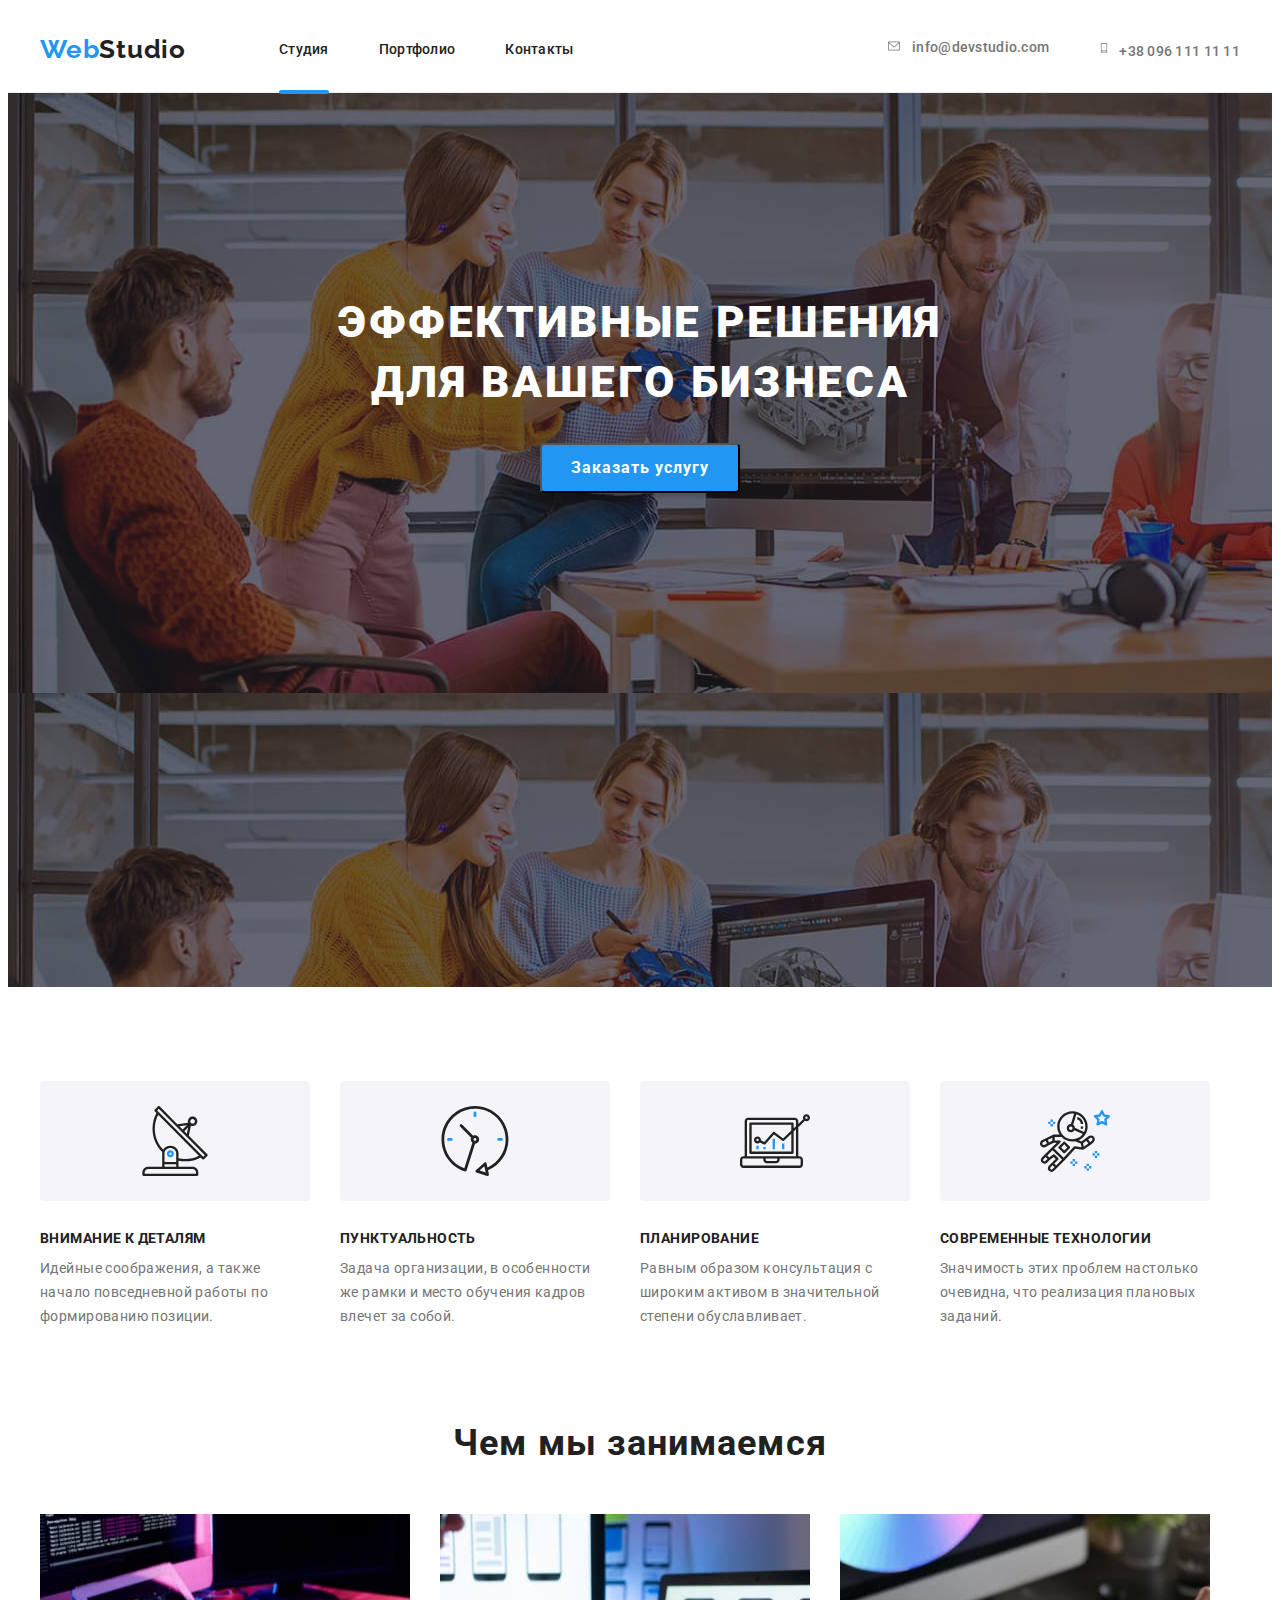
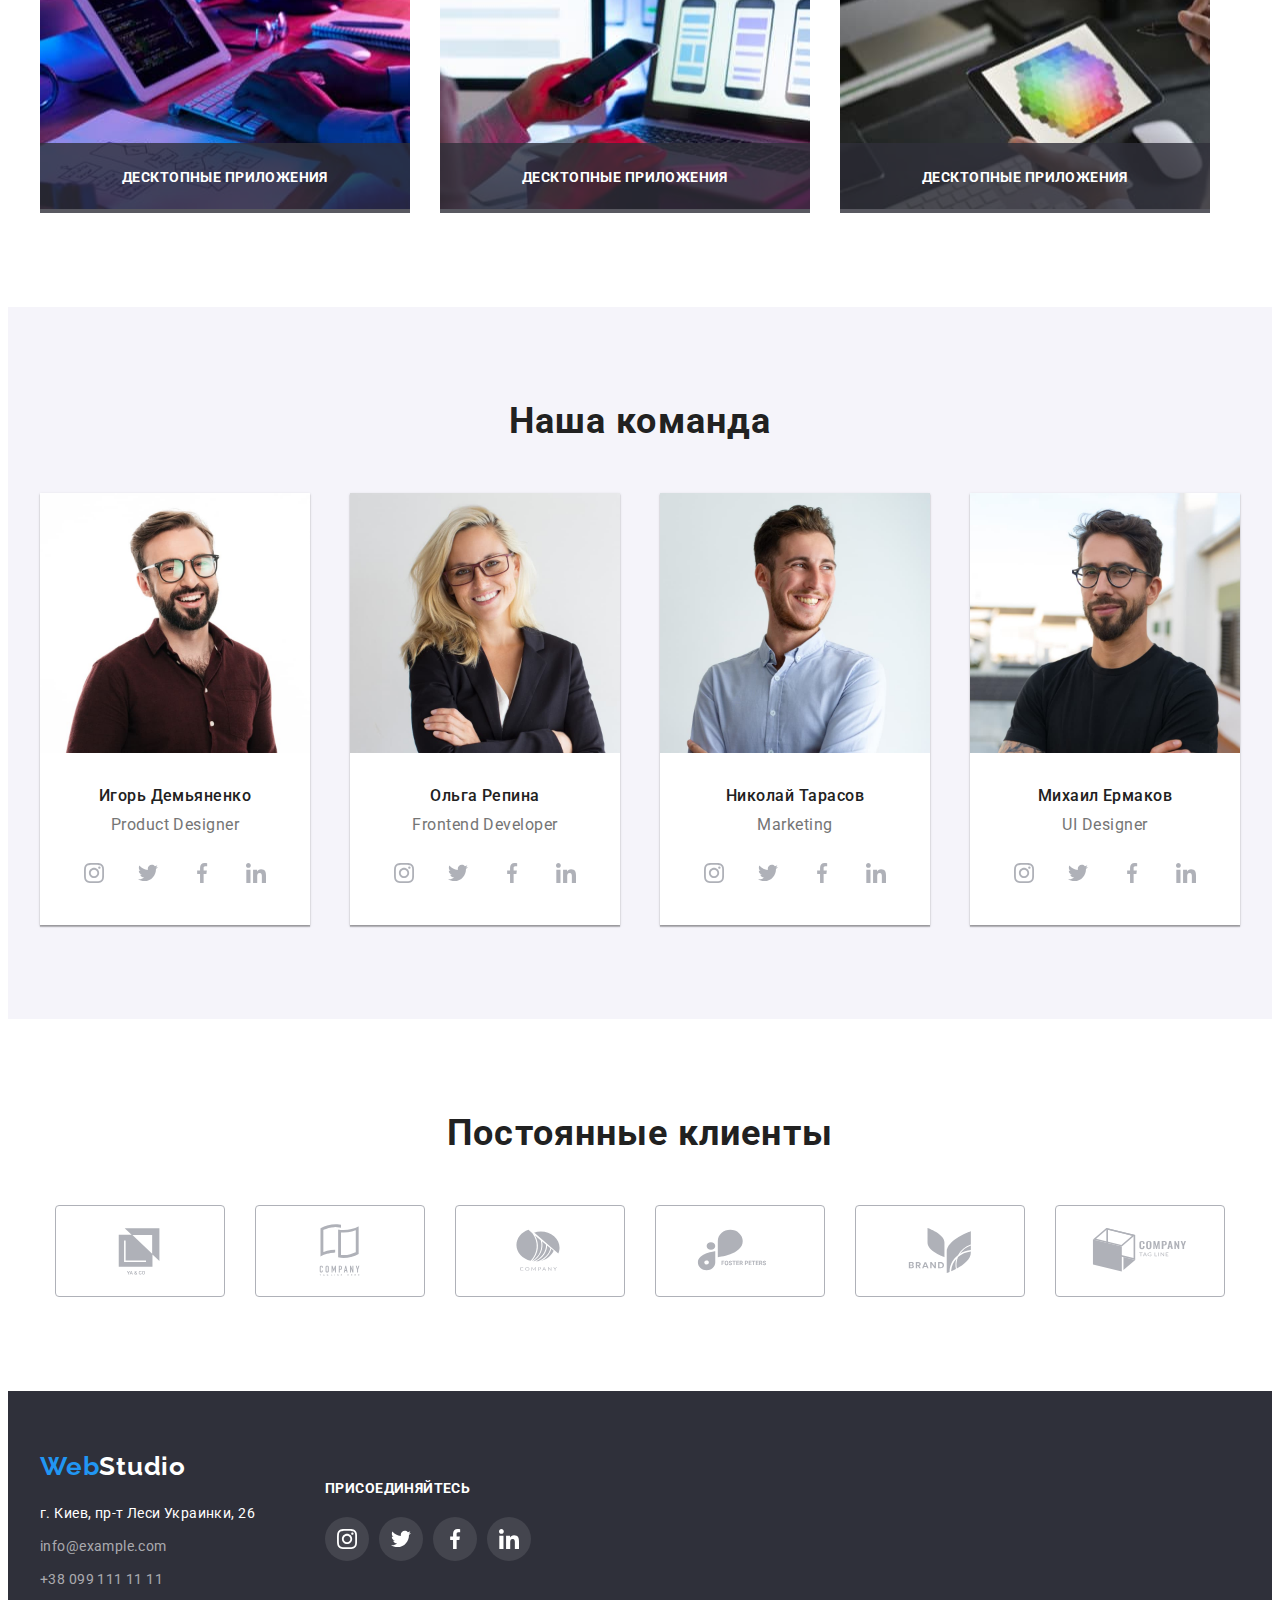
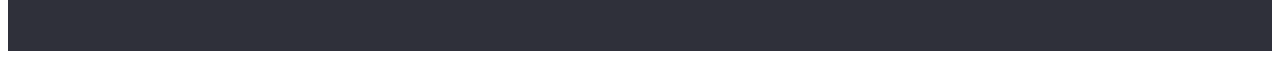
<file: index.html>
<!DOCTYPE html>
<html lang="ru">

<head>
    <meta charset="UTF-8">
    <meta http-equiv="X-UA-Compatible" content="IE=edge">
    <meta name="viewport" content="width=device-width, initial-scale=1.0">
    <title>Студия</title>
    <link rel="preconnect" href="https://fonts.googleapis.com">
    <link rel="preconnect" href="https://fonts.gstatic.com" crossorigin>
    <link href="https://fonts.googleapis.com/css2?family=Raleway:wght@700&family=Roboto:wght@400;500;700;900&display=swap"
          rel="stylesheet">
    <link rel="stylesheet" href="https://cdnjs.cloudflare.com/ajax/libs/modern-normalize/1.1.0/modern-normalize.min.css"
        integrity="sha512-wpPYUAdjBVSE4KJnH1VR1HeZfpl1ub8YT/NKx4PuQ5NmX2tKuGu6U/JRp5y+Y8XG2tV+wKQpNHVUX03MfMFn9Q=="
        crossorigin="anonymous" referrerpolicy="no-referrer" />
    <link rel="stylesheet" href="./css/styles.css" />
</head>

<body>
    <header class="header">
        <div class="container">
            <nav class="header-nav-navigation">
                <a class="header-logo link" lang="en" href=""><span class="web">Web</span>Studio</a>
            
                <ul class="header-list list">
                    <li class="header-list-li">
                        <a class="header-navigation list link active" href="./index.html">Студия</a>
                    </li>
                    <li class="header-list-li"> 
                        <a class="header-navigation list link" href="./portfolio.html">Портфолио</a>
                    </li>
                    <li class="header-list-li">  
                        <a class="header-navigation list link" href="">Контакты</a>
                    </li>
                </ul>
            </nav>
                <div class="header-contacts-list">
                   
                    <a class="header-contacts-mail link" href="info@devstudio.com">
                        <svg class="header-svg-mail" width="16" height="12">
                        <use href="./images/sprite.svg#icon-envelope"></use>
                        </svg>info@devstudio.com
                    </a>
                   
                    <a class="header-contacts-tel link" href="tel:+380961111111">
                        <svg class="header-svg-mail" width="10" height="16">
                        <use href="./images/sprite.svg#icon-smartphone"></use>
                        </svg>+38 096 111 11 11
                    </a>
                </div>
        </div>
    </header>
    <main class="studio-main" >  
                <section class="studio-section-one section">
                     <div class="container">
                        <h1 class="studio-h1">Эффективные решения <br> для вашего бизнеса</h1>
                        <button class="studio-batton" type="button" data-modal-open>Заказать услугу</button>
                    </div>
                </section>
                <section class="section section-fix"> 
                    <div class="container">
                        <ul class="studio-section-two-list list">
                            <li class="studio-section-two-list-li">
                                <div class="studio-section-two-svg-div">
                                    <svg class="studio-section-two-svg"
                                    width="70" height="70">
                                        <use href="./images/sprite.svg#icon-antenna"></use>
                                    </svg>
                                </div>
                                <h3 class="studio-section-two-h3">Внимание к деталям</h3>
                                <p class="studio-section-two-p">Идейные соображения, а также начало повседневной работы по формированию позиции.</p>
                            </li>
                            <li class="studio-section-two-list-li">
                                <div class="studio-section-two-svg-div">
                                    <svg class="studio-section-two-svg" width="70" height="70">
                                        <use href="./images/sprite.svg#icon-clock"></use>
                                    </svg>
                                </div>
                                <h3 class="studio-section-two-h3">Пунктуальность</h3>
                                <p class="studio-section-two-p">Задача организации, в особенности же рамки и место обучения кадров влечет за собой.</p>
                            </li>
                            <li class="studio-section-two-list-li">
                                <div class="studio-section-two-svg-div">
                                    <svg class="studio-section-two-svg" width="70" height="70">
                                        <use href="./images/sprite.svg#icon-diagram"></use>
                                    </svg>
                                </div>
                                <h3 class="studio-section-two-h3">Планирование</h3>
                                <p class="studio-section-two-p">Равным образом консультация с широким активом в значительной степени обуславливает.</p>
                            </li>
                            <li class="studio-section-two-list-li">
                                <div class="studio-section-two-svg-div">
                                    <svg class="studio-section-two-svg" width="70" height="70">
                                        <use href="./images/sprite.svg#icon-astronaut"></use>
                                    </svg>
                                </div>
                                <h3 class="studio-section-two-h3">Современные технологии</h3>
                                <p class="studio-section-two-p">Значимость этих проблем настолько очевидна, что реализация плановых заданий.</p>
                            </li>
                        </ul>
                    </div>
            </section>
            <section class="studio-section-three section ">
                <div class="container">
                    <h2 class="studio-section-three-h2">Чем мы занимаемся</h2>
                    <ul class="studio-section-three-ul list">
                        <li class="studio-section-three-li">
                            
                            <img  src="./images/goit-markup-hw-01-img1.jpg" alt="програмирование" width="370" height="295">
                            <h3 class="studio-section-three-h3">Десктопные приложения</h3>
                            
                        </li>
                        <li class="studio-section-three-li">
                            <img src="./images/goit-markup-hw-01-img2.jpg" alt="дизайн" width="370" height="295">
                            <h3 class="studio-section-three-h3">Десктопные приложения</h3>
                        </li>
                        <li class="studio-section-three-li">
                            <img src="./images/goit-markup-hw-01-img3.jpg" alt="програмирование для телефона" width="370" height="295">
                            <h3 class="studio-section-three-h3">Десктопные приложения</h3>
                        </li>
                    </ul>
                </div>
            </section>
            <section class="studio-section-four section">
                <div class="container">
                    <h2 class="studio-section-four-h2">Наша команда</h2>
                    <ul class="studio-section-four-ul list">
                        <li class="main-thumb">
                            <img src="./images/team/team-img-1.jpg" alt="Игорь Демьяненко" width="270" height="260">
                            <div class="studio-section-four-text">
                                    <h3 class="studio-section-four-names">Игорь Демьяненко</h3>
                                    <p class="studio-section-four-position" lang="en">Product Designer</p>
                                
                                <ul class="socials-list list">
                                    <li class="socials-list-li">
                                        <a href="" class="socials-link link">
                                            <svg width="20" height="20">
                                                <use href="./images/sprite.svg#icon-instagram"></use>
                                            </svg>
                                        </a>
                                    </li>
                                    <li class="socials-list-li">
                                        <a href="" class="socials-link link">
                                            <svg width="20" height="20">
                                                <use href="./images/sprite.svg#icon-twitter"></use>
                                            </svg>
                                        </a>
                                    </li>
                                    <li class="socials-list-li">
                                        <a href="" class="socials-link link">
                                            <svg width="20" height="20">
                                                <use href="./images/sprite.svg#icon-facebook"></use>
                                            </svg>
                                        </a>
                                    </li>
                                    <li class="socials-list-li">
                                        <a href="" class="socials-link link">
                                            <svg width="20" height="20">
                                                <use href="./images/sprite.svg#icon-linkedin"></use>
                                            </svg>
                                        </a>
                                    </li>
                                </ul>
                            </div>
                        </li>
                        <li class="main-thumb">
                            <img src="./images/team/team-img-2.jpg" alt="Ольга Репина" width="270" height="260">
                            <div class="studio-section-four-text">
                                    <h3 class="studio-section-four-names">Ольга Репина</h3>
                                    <p class="studio-section-four-position" lang="en">Frontend Developer</p>
                                <ul class="socials-list list">
                                    <li class="socials-list-li">
                                        <a href="" class="socials-link link">
                                            <svg width="20" height="20">
                                                <use href="./images/sprite.svg#icon-instagram"></use>
                                            </svg>
                                        </a>
                                    </li>
                                    <li class="socials-list-li">
                                        <a href="" class="socials-link link">
                                            <svg width="20" height="20">
                                                <use href="./images/sprite.svg#icon-twitter"></use>
                                            </svg>
                                        </a>
                                    </li>
                                    <li class="socials-list-li">
                                        <a href="" class="socials-link link">
                                            <svg width="20" height="20">
                                                <use href="./images/sprite.svg#icon-facebook"></use>
                                            </svg>
                                        </a>
                                    </li>
                                    <li class="socials-list-li">
                                        <a href="" class="socials-link link">
                                            <svg width="20" height="20">
                                                <use href="./images/sprite.svg#icon-linkedin"></use>
                                            </svg>
                                        </a>
                                    </li>
                                </ul>
                            </div>
                        </li>
                        <li class="main-thumb">
                            <img src="./images/team/team-img-3.jpg" alt="Николай Тарасов" width="270" height="260">
                            <div class="studio-section-four-text">
                                    <h3 class="studio-section-four-names">Николай Тарасов</h3>
                                    <p class="studio-section-four-position" lang="en">Marketing</p>
                                <ul class="socials-list list">
                                    <li class="socials-list-li">
                                        <a href="" class="socials-link link">
                                            <svg width="20" height="20">
                                                <use href="./images/sprite.svg#icon-instagram"></use>
                                            </svg>
                                        </a>
                                    </li>
                                    <li class="socials-list-li">
                                        <a href="" class="socials-link link">
                                            <svg width="20" height="20">
                                                <use href="./images/sprite.svg#icon-twitter"></use>
                                            </svg>
                                        </a>
                                    </li>
                                    <li class="socials-list-li">
                                        <a href="" class="socials-link link">
                                            <svg width="20" height="20">
                                                <use href="./images/sprite.svg#icon-facebook"></use>
                                            </svg>
                                        </a>
                                    </li>
                                    <li class="socials-list-li">
                                        <a href="" class="socials-link link">
                                            <svg width="20" height="20">
                                                <use href="./images/sprite.svg#icon-linkedin"></use>
                                            </svg>
                                        </a>
                                    </li>
                                </ul>
                            </div>
                        </li>
                        <li class="main-thumb">
                            <img src="./images/team/team-img-4.jpg" alt="Михаил Ермаков" width="270" height="260">
                            <div class="studio-section-four-text">
                                    <h3 class="studio-section-four-names">Михаил Ермаков</h3>
                                    <p class="studio-section-four-position" lang="en">UI Designer</p>
                                
                                <ul class="socials-list list">
                                    <li class="socials-list-li">
                                        <a href="" class="socials-link link">
                                            <svg width="20" height="20">
                                                <use href="./images/sprite.svg#icon-instagram"></use>
                                            </svg>
                                        </a>
                                    </li>
                                    <li class="socials-list-li">
                                        <a href="" class="socials-link link">
                                            <svg width="20" height="20">
                                                <use href="./images/sprite.svg#icon-twitter"></use>
                                            </svg>
                                        </a>
                                    </li>
                                    <li class="socials-list-li">
                                        <a href="" class="socials-link link">
                                            <svg width="20" height="20">
                                                <use href="./images/sprite.svg#icon-facebook"></use>
                                            </svg>
                                        </a>
                                    </li>
                                    <li class="socials-list-li">
                                        <a href="" class="socials-link link">
                                            <svg width="20" height="20">
                                                <use href="./images/sprite.svg#icon-linkedin"></use>
                                            </svg>
                                        </a>
                                    </li>
                                </ul>
                            </div>
                        </li>
                    </ul>
                </div>
            </section>
            <section class="studio-section-five section">
                <h2 class="studio-section-five-h2">Постоянные клиенты</h2>
                <ul class="socials-list list">
                    <li class="studio-section-five-list-li">
                        <a href="" class="studio-section-five-link link">
                            <svg class="footer-svg-size">
                                <use href="./images/sprite.svg#icon-logo-1"></use>
                            </svg>
                        </a>
                    </li>
                <li class="studio-section-five-list-li">
                    <a href="" class="studio-section-five-link link">
                        <svg class="footer-svg-size">
                            <use href="./images/sprite.svg#icon-logo-2"></use>
                        </svg>
                    </a>
                </li>
                <li class="studio-section-five-list-li">
                    <a href="" class="studio-section-five-link link">
                        <svg class="footer-svg-size">
                            <use href="./images/sprite.svg#icon-logo-3"></use>
                        </svg>
                    </a>
                </li>
                    <li class="studio-section-five-list-li">
                        <a href="" class="studio-section-five-link link">
                            <svg class="footer-svg-size">
                                <use href="./images/sprite.svg#icon-logo-4"></use>
                            </svg>
                        </a>
                    </li>
                    <li class="studio-section-five-list-li">
                        <a href="" class="studio-section-five-link link">
                            <svg class="footer-svg-size">
                                <use href="./images/sprite.svg#icon-logo-5"></use>
                            </svg>
                        </a>
                    </li>
                    <li class="studio-section-five-list-li">
                        <a href="" class="studio-section-five-link link">
                            <svg class="footer-svg-size">
                                <use href="./images/sprite.svg#icon-logo-6"></use>
                            </svg>
                        </a>
                    </li>
                </ul>
            </section>
    </main>

<footer class="footer">
    <div class="container flex">
        <div>
            <a class="footer-logo link" lang="en" href=""><span class="web">Web</span>Studio</a>
            <address>
                <ul class="footer-address list">
                    <li> <a class="footer-link-address link" href="https://goo.gl/maps/n62LRxzVTR8Y5iui9">г. Киев, пр-т Леси
                            Украинки, 26</a></li>
                    <li> <a class="footer-address-link link foot" href="info@example.com">info@example.com</a></li>
                    <li> <a class="footer-address-link link" href="tel:+380991111111">+38 099 111 11 11</a></li>
                </ul>
            </address>
        </div>
        <div class="footer-logo-container">
            <h3 class="footer-h3">присоединяйтесь</h3>
            <ul class="footer-logo-list list">
                <li class="footer-logo-list-li">
                    <a href="" class="footer-logo-link link">
                        <svg width="20" height="20">
                            <use href="./images/sprite.svg#icon-instagram"></use>
                        </svg>
                    </a>
                </li>
                <li class="footer-logo-list-li">
                    <a href="" class="footer-logo-link link">
                        <svg width="20" height="20">
                            <use href="./images/sprite.svg#icon-twitter"></use>
                        </svg>
                    </a>
                </li>
                <li class="footer-logo-list-li">
                    <a href="" class="footer-logo-link link">
                        <svg width="20" height="20">
                            <use href="./images/sprite.svg#icon-facebook"></use>
                        </svg>
                    </a>
                </li>
                <li class="footer-logo-list-li">
                    <a href="" class="footer-logo-link link">
                        <svg width="20" height="20">
                            <use href="./images/sprite.svg#icon-linkedin"></use>
                        </svg>
                    </a>
                </li>
            </ul>
        </div>
    </div>
</footer>
<div class="modal-div is-hidden" data-modal>
    <div class="modal">
        <button class="modal-button" type="button" data-modal-close>
            <svg class="modal-icon">
                <use href="/images/sprite.svg#icon-close">  </use>
            </svg>
        </button>
    </div>
</div>
<script src="./js/modal.js"></script>
</body>

</html>
</file>
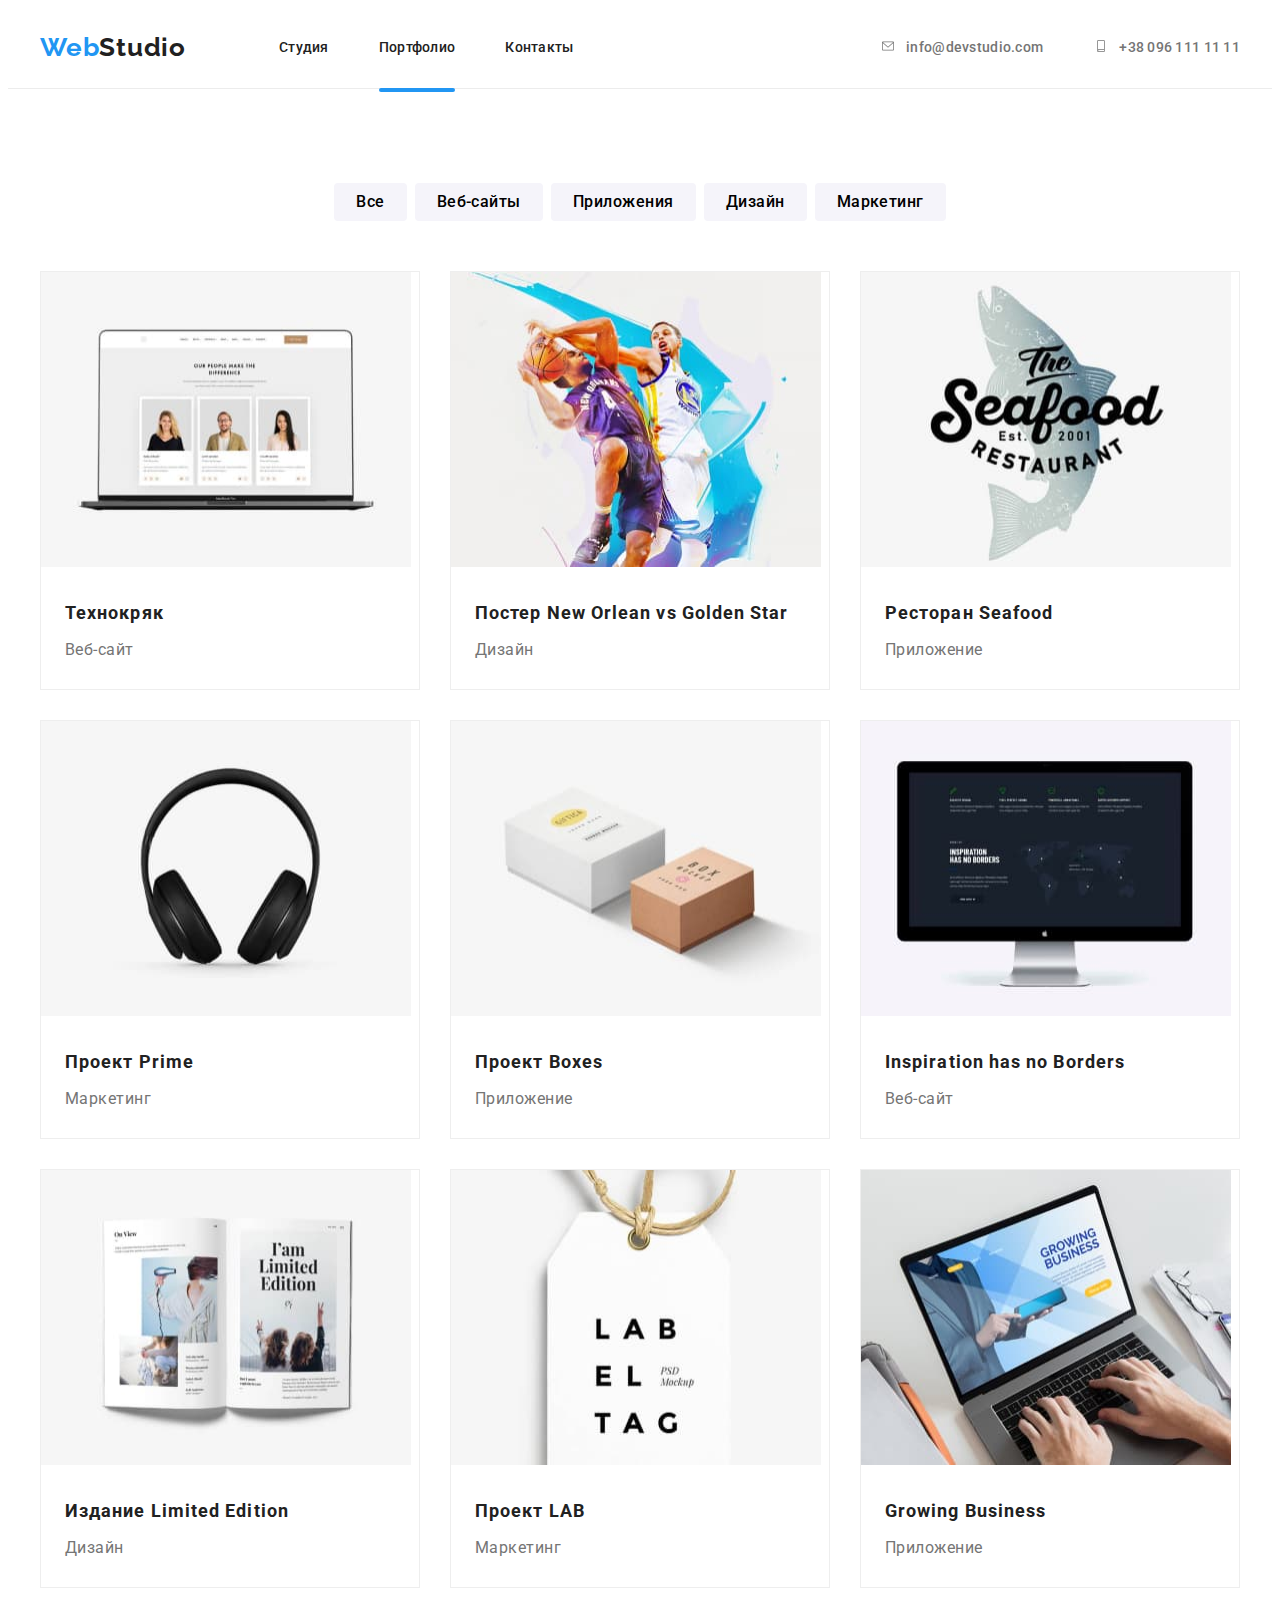
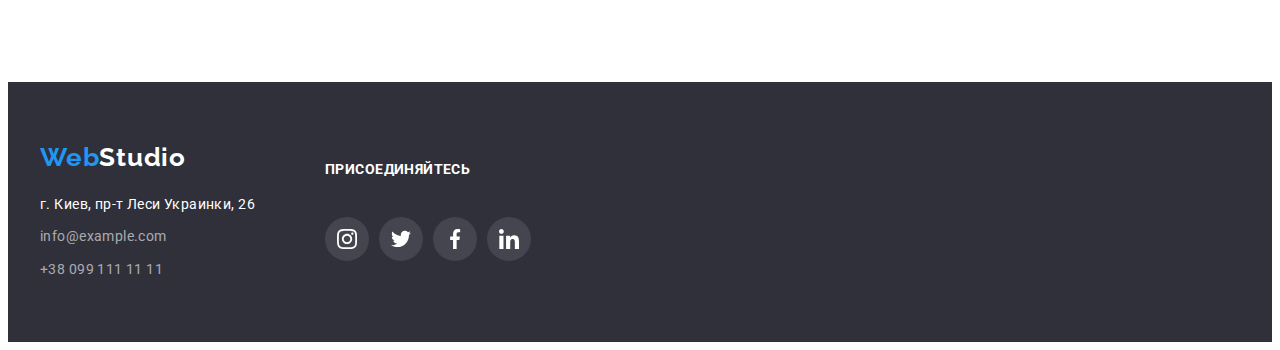
<file: portfolio.html>
<!DOCTYPE html>
<html lang="ru">
<head>
    <meta charset="UTF-8">
    <meta http-equiv="X-UA-Compatible" content="IE=edge">
    <meta name="viewport" content="width=device-width, initial-scale=1.0">
    <title>Портфолио</title>
<link rel="preconnect" href="https://fonts.googleapis.com">
<link rel="preconnect" href="https://fonts.gstatic.com" crossorigin>
<link href="https://fonts.googleapis.com/css2?family=Raleway:wght@700&family=Roboto:wght@400;500;700;900&display=swap"
      rel="stylesheet">
<link rel="stylesheet" href="https://cdnjs.cloudflare.com/ajax/libs/modern-normalize/1.1.0/modern-normalize.min.css"
    integrity="sha512-wpPYUAdjBVSE4KJnH1VR1HeZfpl1ub8YT/NKx4PuQ5NmX2tKuGu6U/JRp5y+Y8XG2tV+wKQpNHVUX03MfMFn9Q=="
    crossorigin="anonymous" referrerpolicy="no-referrer" />
    <link rel="stylesheet" href="./css/styles.css" />
</head>
<body>
<header class="header">
    <div class="container">
        <nav class="header-nav-navigation">
            <a class="header-logo link" lang="en" href=""><span class="web">Web</span>Studio</a>

            <ul class="header-list list">
                <li class="header-list-li">
                    <a class="header-navigation list link" href="./index.html">Студия</a>
                </li>
                <li class="header-list-li">
                    <a class="header-navigation list link active" href="./portfolio.html">Портфолио</a>
                </li>
                <li class="header-list-li">
                    <a class="header-navigation list link" href="">Контакты</a>
                </li>
            </ul>
        </nav>
        <div class="header-contacts-list">

            <a class="header-contacts-mail link" href="info@devstudio.com">
                <svg class="header-svg-mail" width="16" height="12">
                    <use href="./images/sprite.svg#icon-envelope"></use>
                </svg>info@devstudio.com
            </a>

            <a class="header-contacts-tel link" href="tel:+380961111111">
                <svg class="header-svg-mail" width="16" height="12">
                    <use href="./images/sprite.svg#icon-smartphone"></use>
                </svg>+38 096 111 11 11
            </a>
        </div>
    </div>
</header>
    <main class="portfolio-main">  
        <h1 hidden>Портфолио</h1>
     <section class="section">
        <div class="container">
            <ul class="portfolio-main-list-button list">
                <li class="portfolio-main-li-button">
                    <button class="portfolio-main-button" type="button">Все</button>
                </li>
                <li class="portfolio-main-li-button">
                    <button class="portfolio-main-button" type="button">Веб-сайты</button>
                </li>
                <li class="portfolio-main-li-button">
                    <button class="portfolio-main-button" type="button">Приложения</button>
                </li>
                <li class="portfolio-main-li-button">
                    <button class="portfolio-main-button" type="button">Дизайн</button>
                </li>
                <li class="portfolio-main-li-button">
                    <button class="portfolio-main-button" type="button">Маркетинг</button>
                </li>
            </ul>
            <ul class="portfolio-main-list-img list">
                <li class="portfolio-thumb">
                    <div class="portfolio-thumb-overlay">
                        <img class="portfolio-main-img" src="./images/goit-markup-hw-02-img1.jpg" alt="Игорь Демьяненко" width="370" height="295">
                        <p class="portfolio-thumb-p">Технокряк это современная площадка распространения коронавируса. Компании используют эту платформу для цифрового
                            шпионажа и атак на защищённые сервера конкурентов.
                        </p>
                    </div>
                    <div class="portfolio-main-text">
                        <h3 class="portfolio-main-h3">Технокряк</h3>
                        <p class="portfolio-main-p">Веб-сайт</p>
                    </div>
                </li>
                <li class="portfolio-thumb">
                    <img class="portfolio-main-img" src="./images/goit-markup-hw-02-img2.jpg" alt="Игорь Демьяненко" width="370" height="295">
                    <div class="portfolio-main-text">
                        <h3 class="portfolio-main-h3">Постер New Orlean vs Golden Star</h3>
                        <p class="portfolio-main-p">Дизайн</p>
                    </div>
                </li>
                <li class="portfolio-thumb">
                    <img class="portfolio-main-img" src="./images/goit-markup-hw-02-img3.jpg" alt="Игорь Демьяненко" width="370" height="295">
                    <div class="portfolio-main-text">
                        <h3 class="portfolio-main-h3">Ресторан Seafood</h3>
                        <p class="portfolio-main-p">Приложение</p>
                    </div>
                </li>
                <li class="portfolio-thumb">
                    <img class="portfolio-main-img" src="./images/goit-markup-hw-02-img4.jpg" alt="Игорь Демьяненко" width="370" height="295">
                    <div class="portfolio-main-text">
                        <h3 class="portfolio-main-h3">Проект Prime</h3>
                        <p class="portfolio-main-p">Маркетинг</p>
                    </div>
                </li>
                <li class="portfolio-thumb">
                    <img class="portfolio-main-img" src="./images/goit-markup-hw-02-img5.jpg" alt="Игорь Демьяненко" width="370" height="295">
                    <div class="portfolio-main-text">
                        <h3 class="portfolio-main-h3">Проект Boxes</h3>
                        <p class="portfolio-main-p">Приложение</p>
                    </div>
                </li>
                <li class="portfolio-thumb">
                    <img class="portfolio-main-img" src="./images/goit-markup-hw-02-img6.jpg" alt="Игорь Демьяненко" width="370" height="295">
                    <div class="portfolio-main-text">
                        <h3 class="portfolio-main-h3">Inspiration has no Borders</h3>
                        <p class="portfolio-main-p">Веб-сайт</p>
                    </div>
                </li>
                <li class="portfolio-thumb">
                    <img class="portfolio-main-img" src="./images/goit-markup-hw-02-img7.jpg" alt="Игорь Демьяненко" width="370" height="295">
                    <div class="portfolio-main-text">
                        <h3 class="portfolio-main-h3">Издание Limited Edition</h3>
                        <p class="portfolio-main-p">Дизайн</p>
                    </div>
                </li>
                <li class="portfolio-thumb">
                    <img class="portfolio-main-img" src="./images/goit-markup-hw-02-img8.jpg" alt="Игорь Демьяненко" width="370" height="295">
                    <div class="portfolio-main-text">
                        <h3 class="portfolio-main-h3">Проект LAB</h3>
                        <p class="portfolio-main-p">Маркетинг</p>
                    </div>
                </li>
                <li class="portfolio-thumb">
                    <img class="portfolio-main-img" src="./images/goit-markup-hw-02-img9.jpg" alt="Игорь Демьяненко" width="370" height="295">
                    <div class="portfolio-main-text">
                        <h3 class="portfolio-main-h3">Growing Business</h3>
                        <p class="portfolio-main-p">Приложение</p>
                    </div>
                </li>
            </ul>
        </div>
     </section>
    </main>
<footer class="footer">
    <div class="container flex">
        <div>
            <a class="footer-logo link" lang="en" href=""><span class="web">Web</span>Studio</a>
            <address>
                <ul class="footer-address list">
                    <li> <a class="footer-link-address link" href="https://goo.gl/maps/n62LRxzVTR8Y5iui9">г. Киев, пр-т
                            Леси
                            Украинки, 26</a></li>
                    <li> <a class="footer-address-link link foot" href="info@example.com">info@example.com</a></li>
                    <li> <a class="footer-address-link link" href="tel:+380991111111">+38 099 111 11 11</a></li>
                </ul>
            </address>
        </div>
        <div class="footer-logo-container">
            <h3 class="footer-h3">присоединяйтесь</h3><br>
            <ul class="footer-logo-list list">
                <li class="footer-logo-list-li">
                    <a href="" class="footer-logo-link link">
                        <svg width="20" height="20">
                            <use href="./images/sprite.svg#icon-instagram"></use>
                        </svg>
                    </a>
                </li>
                <li class="footer-logo-list-li">
                    <a href="" class="footer-logo-link link">
                        <svg width="20" height="20">
                            <use href="./images/sprite.svg#icon-twitter"></use>
                        </svg>
                    </a>
                </li>
                <li class="footer-logo-list-li">
                    <a href="" class="footer-logo-link link">
                        <svg width="20" height="20">
                            <use href="./images/sprite.svg#icon-facebook"></use>
                        </svg>
                    </a>
                </li>
                <li class="footer-logo-list-li">
                    <a href="" class="footer-logo-link link">
                        <svg width="20" height="20">
                            <use href="./images/sprite.svg#icon-linkedin"></use>
                        </svg>
                    </a>
                </li>
            </ul>
        </div>
    </div>
</footer>
</body>
</html>
</file>
<file: css/styles.css>
:root {
  --first-color: #212121;
  --second-color: #2196f3;
  --third-color: #757575;
  --fourth-color: #2f303a;
  --fifth-color: #ffffff;
}
body {
  font-family: 'Roboto', sans-serif;
  color: var(--first-color);
}
p,
h1,
h2,
h3,
h4,
h5,
h6 {
  margin-top: 0;
  margin-bottom: 0;
}

ul {
  margin-top: 0;
  margin-bottom: 0;
  padding-left: 0;
}
.container {
  width: 1200px;
  margin: 0 auto;
  padding-left: 15px;
  padding-right: 15px;
}

.list {
  list-style: none;
}
.link {
  text-decoration: none;
}
.section {
  padding-top: 94px;
  padding-bottom: 94px;
}
.section-fix {
  padding-bottom: 0;
}
.modal-div {
  position: fixed;
  top: 0;
  left: 0;
  width: 100%;
  height: 100%;
  background: rgba(0, 0, 0, 0.2);
}
.modal-div.is-hidden {
  opacity: 0;
  pointer-events: none;
}
.modal {
  width: 528px;
  min-height: 581px;
  background-color: var(--fifth-color);
  position: absolute;
  top: 50%;
  left: 50%;
  transform: translate(-50%, -50%);
  box-shadow: 0px 1px 3px rgba(0, 0, 0, 0.12), 0px 1px 1px rgba(0, 0, 0, 0.14),
    0px 2px 1px rgba(0, 0, 0, 0.2);
  border-radius: 4px;
}
.modal-icon {
  width: 11px;
  height: 11px;
  fill: var(--first-color);
}
.modal-button {
  position: absolute;
  width: 30px;
  height: 30px;
  background: #ffffff;
  border-radius: 50%;
  border: 1px solid rgba(0, 0, 0, 0.1);
  top: 8px;
  right: 8px;
}
/* !!!!!!!!!!!!!!!!!!!header !!!!!!!!!!!!!!!!!*/
.header {
  border-bottom: 1px solid #ececec;
}
.header .container {
  display: flex;
  align-items: center;
}
.header-nav-navigation {
  display: flex;
  align-items: center;
}
.header-logo {
  display: block;
  font-family: 'Raleway';
  font-weight: 700;
  font-size: 26px;
  line-height: 1.19;
  letter-spacing: 0.03em;
  color: var(--first-color);
  padding-top: 24px;
  padding-bottom: 25px;
}
.header-list {
  display: flex;
  align-items: center;
  margin-left: 93px;
}
.web {
  color: var(--second-color);
}
.header-navigation {
  display: block;
  font-weight: 500;
  font-size: 14px;
  line-height: 1.14;
  letter-spacing: 0.02em;
  color: var(--first-color);
  padding-top: 32px;
  padding-bottom: 32px;
  transition: color 250ms cubic-bezier(0.4, 0, 0.2, 1);
}
.header-list-li:not(:last-child) {
  margin-right: 50px;
}
.header-navigation:hover,
.header-navigation:focus {
  color: var(--second-color);
}
.header-contacts-mail:hover,
.header-contacts-mail:focus {
  color: var(--second-color);
}
.header-contacts-tel:hover,
.header-contacts-tel:focus {
  color: var(--second-color);
}
.header-contacts-list {
  margin-left: auto;
  display: flex;
}
.header-contacts-mail,
.header-contacts-tel {
  display: block;
  font-weight: 500;
  font-size: 14px;
  line-height: 1.14;
  letter-spacing: 0.02em;
  color: var(--third-color);
  padding-top: 32px;
  padding-bottom: 32px;
}
.header-contacts-mail {
  margin-right: 50px;
}
.header-svg-mail {
  align-items: center;
  margin-right: 10px;
  fill: currentColor;
}
.active::after {
  content: '';
  position: absolute;
  left: 0;
  width: 100%;
  height: 4px;
  bottom: -4px;
  background-color: #2196f3;
  border-radius: 2px;
}

.header-list-li {
  position: relative;
}

/* !!!!!!!!!!!!!main portfolio!!!!!!!!!!!!!!! */

.portfolio-main-list-button {
  display: flex;
  margin-bottom: 50px;
  justify-content: center;
}
.portfolio-main-button {
  background-color: #f5f4fa;
  font-family: 'Roboto';
  font-weight: 500;
  font-size: 16px;
  line-height: 1.62;
  letter-spacing: 0.03em;
  border: none;
  cursor: pointer;
  border-radius: 4px;
  padding: 6px 22px;
  transition: color 250ms cubic-bezier(0.4, 0, 0.2, 1),
    background-color 250ms cubic-bezier(0.4, 0, 0.2, 1),
    box-shadow 250ms cubic-bezier(0.4, 0, 0.2, 1);
}
.portfolio-main-li-button:not(:last-child) {
  margin-right: 8px;
}
.portfolio-main-button:hover,
.portfolio-main-button:focus {
  color: var(--fifth-color);
  background-color: var(--second-color);
  box-shadow: 0px 3px 1px rgba(0, 0, 0, 0.1), 0px 1px 2px rgba(0, 0, 0, 0.08),
    0px 2px 2px rgba(0, 0, 0, 0.12);
}
.portfolio-main-list-img {
  display: flex;
  flex-wrap: wrap;
  margin-left: -30px;
  margin-top: -30px;
}
.portfolio-thumb {
  width: 370px;
  background: #ffffff;
  border: 1px solid #eeeeee;
  box-sizing: border-box;
  transition: box-shadow 250ms cubic-bezier(0.4, 0, 0.2, 1);
}
.portfolio-thumb-overlay {
  position: relative;
  overflow: hidden;
}
.portfolio-thumb-p {
  display: flex;
  position: absolute;
  top: 0;
  left: 0;
  color: var(--fifth-color);
  background: rgba(33, 150, 243, 0.9);
  font-weight: normal;
  font-size: 18px;
  line-height: 1.5;
  height: 100%;
  padding: 24px;
  align-items: center;
  overflow: auto;
  letter-spacing: 0.03em;
  transform: translateY(100%);
  transition: transform 250ms cubic-bezier(0.4, 0, 0.2, 1);
}

.portfolio-thumb:hover .portfolio-thumb-p {
  transform: translateY(0%);
}
.portfolio-thumb:hover,
.portfolio-thumb:focus {
  box-shadow: 0px 1px 1px rgba(0, 0, 0, 0.12), 0px 4px 4px rgba(0, 0, 0, 0.06),
    1px 4px 6px rgba(0, 0, 0, 0.16);
  cursor: pointer;
}
.portfolio-thumb {
  flex-basis: calc((100% - 3 * 30px) / 3);
  margin-left: 30px;
  margin-top: 30px;
}
.portfolio-main-h3 {
  font-weight: bold;
  font-size: 18px;
  line-height: 2;
  letter-spacing: 0.06em;
  margin-bottom: 4px;
}
.portfolio-main-p {
  font-weight: normal;
  font-size: 16px;
  line-height: 1.87;
  letter-spacing: 0.03em;
  color: var(--third-color);
}
.portfolio-main-text {
  padding: 24px;
}
/* !!!!!!!!!!!!!!!!!main studio!!!!!!!!!! */
.studio-section-one {
  display: block;
  height: 600px;
  background: #2f303a;
  padding-top: 200px;
  background-image: linear-gradient(rgba(47, 48, 58, 0.4), rgba(47, 48, 58, 0.4)),
    url(../images/main-img.jpg);
}

.studio-h1 {
  display: block;
  font-weight: 900;
  font-size: 44px;
  line-height: 1.36;
  text-align: center;
  letter-spacing: 0.06em;
  text-transform: uppercase;
  color: var(--fifth-color);
  margin-bottom: 30px;
}
.studio-batton {
  display: block;
  font-family: 'Roboto';
  font-weight: 700;
  font-size: 16px;
  line-height: 1.87;
  letter-spacing: 0.06em;
  color: var(--fifth-color);
  background-color: var(--second-color);
  cursor: pointer;
  box-shadow: 0px 4px 4px rgba(0, 0, 0, 0.15);
  border-radius: 4px;
  margin-left: auto;
  margin-right: auto;
  width: 200px;
  height: 50px;
}
.studio-section-two-list {
  display: flex;
}
.studio-section-two-list-li:not(:last-child) {
  margin-right: 30px;
}
.studio-section-two-svg-div {
  display: flex;
  justify-content: center;
  align-items: center;
  background: #f5f4fa;
  border-radius: 4px;
  width: 270px;
  height: 120px;
  margin-bottom: 30px;
}
.studio-section-two-h3 {
  font-weight: bold;
  font-size: 14px;
  line-height: 1.14;
  letter-spacing: 0.03em;
  text-transform: uppercase;
  margin-bottom: 10px;
}
.studio-section-two-p {
  font-weight: normal;
  font-size: 14px;
  line-height: 1.71;
  letter-spacing: 0.03em;
  color: var(--third-color);
  max-width: 270px;
}
.studio-section-three {
  padding-bottom: -47px;
}
.studio-section-three-h2 {
  font-weight: bold;
  font-size: 36px;
  line-height: 1.16;
  text-align: center;
  letter-spacing: 0.03em;
  margin-bottom: 50px;
}
.studio-section-three-ul {
  display: flex;
}
.studio-section-three-li:not(:last-child) {
  margin-right: 30px;
}
.studio-section-three-li {
  position: relative;
}
.studio-section-three-h3 {
  position: absolute;
  display: flex;
  justify-content: center;
  align-items: center;
  font-weight: bold;
  font-size: 14px;
  line-height: 1.14;
  text-align: center;
  letter-spacing: 0.03em;
  text-transform: uppercase;
  width: 370px;
  height: 70px;
  color: var(--fifth-color);
  background: rgba(47, 48, 58, 0.8);
  bottom: 0;
}
.studio-section-four {
  background: #f5f4fa;
  padding-top: -47px;
}
.studio-section-four-ul {
  display: flex;
  justify-content: space-between;
}
.main-thumb {
  width: 270px;
  background-color: var(--fifth-color);
  box-shadow: 0px 1px 3px rgba(0, 0, 0, 0.12), 0px 1px 1px rgba(0, 0, 0, 0.14),
    0px 2px 1px rgba(0, 0, 0, 0.2);
}
.studio-section-four-h2 {
  font-weight: bold;
  font-size: 36px;
  line-height: 1.16;
  text-align: center;
  letter-spacing: 0.03em;
  margin-bottom: 50px;
}
.studio-section-four-names {
  font-weight: 500;
  font-size: 16px;
  line-height: 1.18;
  text-align: center;
  letter-spacing: 0.03em;
  margin-bottom: 10px;
}
.studio-section-four-position {
  font-weight: normal;
  font-size: 16px;
  line-height: 1.18;
  text-align: center;
  letter-spacing: 0.03em;
  color: var(--third-color);
  padding-bottom: 16px;
}
.studio-section-four-text {
  padding-top: 30px;
  padding-bottom: 30px;
}
.socials-list {
  display: flex;
  justify-content: center;
}
.socials-list-li:not(:last-child) {
  margin-right: 10px;
}
.socials-link {
  width: 44px;
  height: 44px;
  display: flex;
  align-items: center;
  justify-content: center;
  border-radius: 50%;
  background-color: var(--fifth-color);
  fill: #afb1b8;
  transition: background-color 250ms cubic-bezier(0.4, 0, 0.2, 1),
    fill 250ms cubic-bezier(0.4, 0, 0.2, 1);
}
.socials-link:hover,
.socials-link:focus {
  background-color: var(--second-color);
  fill: var(--fifth-color);
}
.socials-link:hover,
.socials-icon,
.socials-link:focus .socials-icon {
  fill: var(--fifth-color);
}
.studio-section-five-h2 {
  font-weight: bold;
  font-size: 36px;
  line-height: 1.16;
  text-align: center;
  letter-spacing: 0.03em;
  margin-bottom: 50px;
}
.studio-section-five-list-li:not(:last-child) {
  margin-right: 30px;
}
.studio-section-five-link {
  width: 170px;
  height: 92px;
  display: flex;
  align-items: center;
  justify-content: center;
  background-color: var(--fifth-color);
  fill: #afb1b8;
  border: 1px solid #afb1b8;
  box-sizing: border-box;
  border-radius: 4px;
  transition: fill 250ms cubic-bezier(0.4, 0, 0.2, 1),
    border-color 250ms cubic-bezier(0.4, 0, 0.2, 1);
}
.footer-svg-size {
  width: 106px;
  height: 60px;
}
.studio-section-five-link:focus,
.studio-section-five-link:hover {
  fill: var(--second-color);
  border-color: var(--second-color);
}
/* !!!!!!!!!!!!!!!!footer!!!!!!!!!!!!!!!! */
.footer {
  background: var(--fourth-color);
  padding-top: 60px;
  padding-bottom: 60px;
}
.footer-logo {
  font-family: 'Raleway';
  font-weight: 700;
  font-size: 26px;
  line-height: 1.19;
  letter-spacing: 0.03em;
  color: var(--fifth-color);
}
.footer-link-address {
  display: block;
  font-style: normal;
  font-weight: normal;
  font-size: 14px;
  line-height: 1.71;
  letter-spacing: 0.03em;
  color: var(--fifth-color);
  margin-top: 20px;
}

.footer-address-link {
  display: block;
  font-style: normal;
  font-weight: normal;
  font-size: 14px;
  line-height: 1.71;
  letter-spacing: 0.03em;
  color: rgba(255, 255, 255, 0.6);
  margin-top: 9px;
  transition: color 250ms cubic-bezier(0.4, 0, 0.2, 1);
}
.footer-link-address:hover,
.footer-link-address:focus {
  color: var(--second-color);
}
.footer-address-link:hover,
.footer-address-link:focus {
  color: var(--second-color);
}
.footer-h3 {
  font-weight: bold;
  font-size: 14px;
  line-height: 1.14;
  letter-spacing: 0.03em;
  text-transform: uppercase;
  color: var(--fifth-color);
  margin-bottom: 20px;
}
.flex {
  display: flex;
  align-items: center;
}
.footer-logo-container {
  margin-left: 70px;
}
.footer-logo-list {
  display: flex;
  justify-content: center;
}
.footer-logo-list-li:not(:last-child) {
  margin-right: 10px;
}
.footer-logo-link {
  width: 44px;
  height: 44px;
  display: flex;
  align-items: center;
  justify-content: center;
  border-radius: 50%;
  background: rgba(255, 255, 255, 0.1);
  fill: var(--fifth-color);
  transition: background-color 250ms cubic-bezier(0.4, 0, 0.2, 1);
}
.footer-logo-link:hover,
.footer-logo-link:focus {
  background-color: var(--second-color);
}
/* .socials-link:hover,
.socials-icon,
.socials-link:focus .socials-icon {
  fill: var(--fifth-color);
} */
</file>
